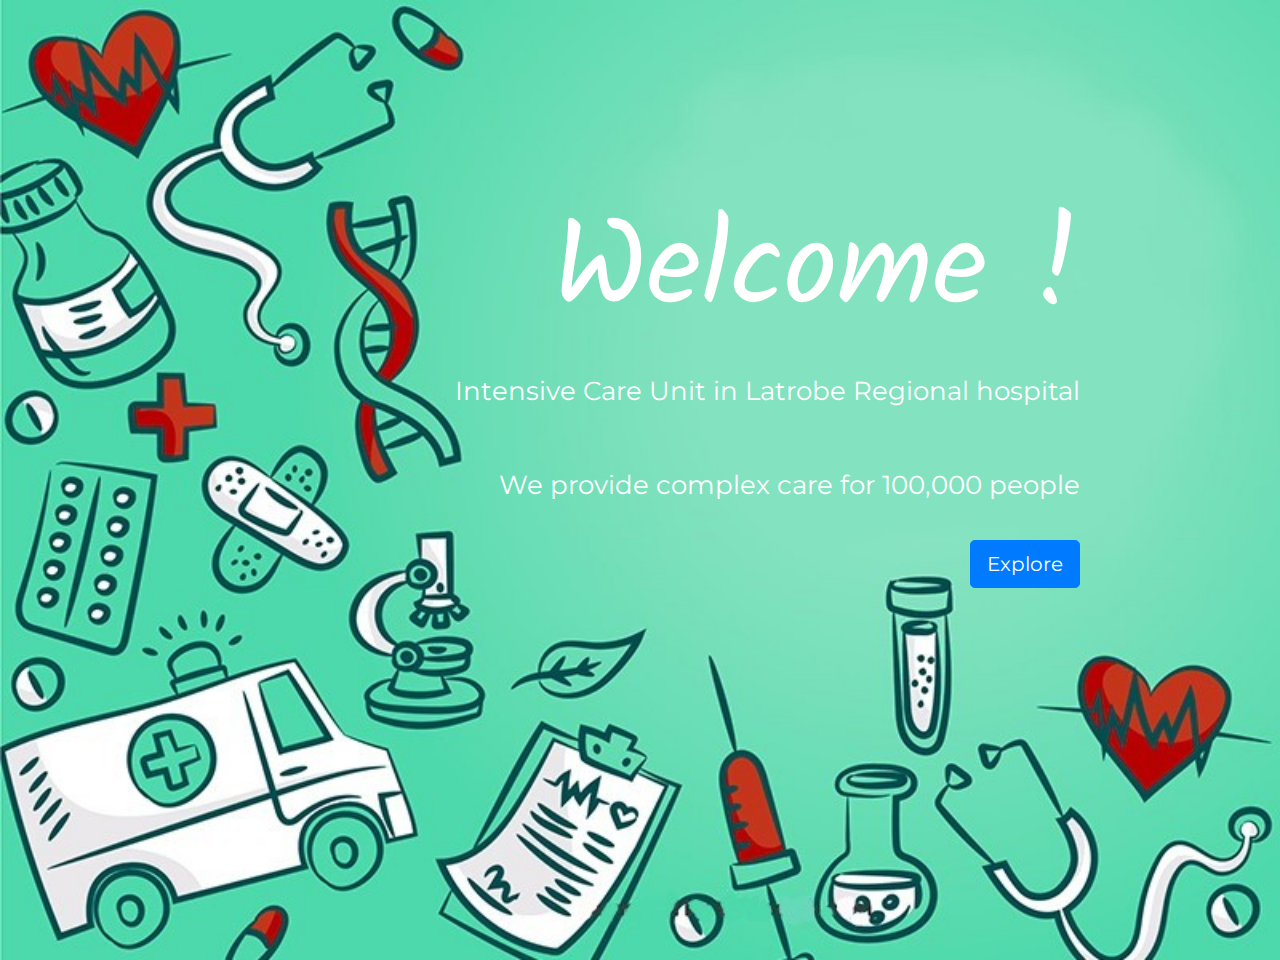
<file: index.html>
<html lang="en" dir="ltr">

<head>
  <meta charset="utf-8">
  <title>LRH ICU</title>
  <link rel="stylesheet" href="https://stackpath.bootstrapcdn.com/bootstrap/4.3.1/css/bootstrap.min.css" integrity="sha384-ggOyR0iXCbMQv3Xipma34MD+dH/1fQ784/j6cY/iJTQUOhcWr7x9JvoRxT2MZw1T" crossorigin="anonymous">
<link href="https://fonts.googleapis.com/css?family=Montserrat:600" rel="stylesheet">
<link href="https://fonts.googleapis.com/css?family=Kalam:400" rel="stylesheet">
  <link rel="stylesheet" href="css/styles.css">
  <script src="https://code.jquery.com/jquery-3.3.1.slim.min.js" integrity="sha384-q8i/X+965DzO0rT7abK41JStQIAqVgRVzpbzo5smXKp4YfRvH+8abtTE1Pi6jizo" crossorigin="anonymous"></script>
  <script src="https://cdnjs.cloudflare.com/ajax/libs/popper.js/1.14.7/umd/popper.min.js" integrity="sha384-UO2eT0CpHqdSJQ6hJty5KVphtPhzWj9WO1clHTMGa3JDZwrnQq4sF86dIHNDz0W1" crossorigin="anonymous"></script>
  <script src="https://stackpath.bootstrapcdn.com/bootstrap/4.3.1/js/bootstrap.min.js" integrity="sha384-JjSmVgyd0p3pXB1rRibZUAYoIIy6OrQ6VrjIEaFf/nJGzIxFDsf4x0xIM+B07jRM" crossorigin="anonymous"></script>
</head>


<body>

  <div id="background">
    <img src="images/background.jpg" class="backgroundimage" alt="backgroundimage" />
  </div>

  <div class="text-right" id="welcometext">
    <h1 class="welcome">Welcome !</h1>
      <p>Intensive Care Unit in Latrobe Regional hospital</p>
      <p>We provide complex care for 100,000 people</p>
      <a href="main.html" class="btn btn-primary btn-lg">Explore</a>

</body>

</html>
</file>
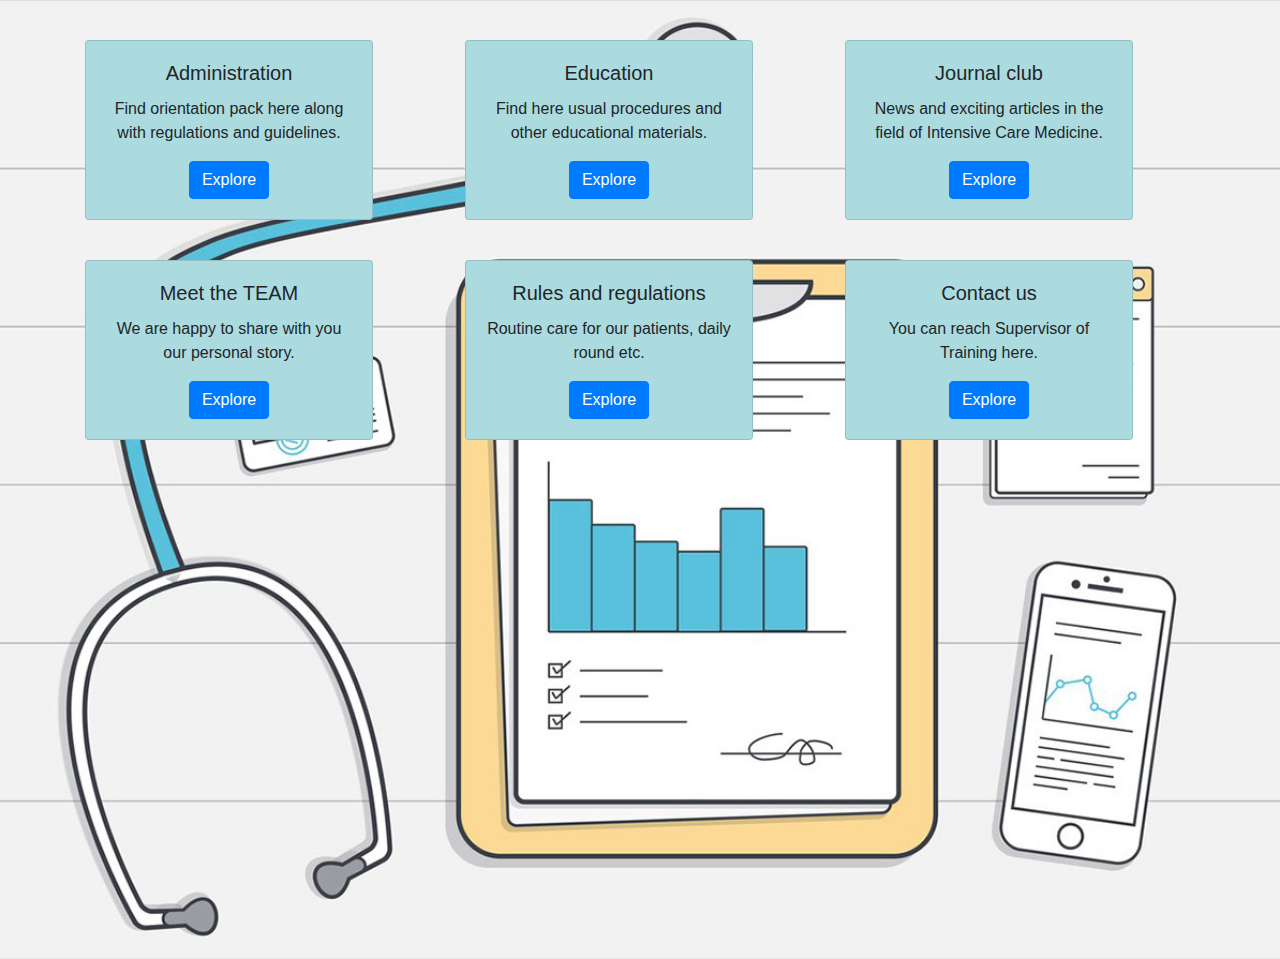
<file: main.html>
<html lang="en" dir="ltr">

<head>
  <meta charset="utf-8">
  <title>Menu</title>
  <link rel="stylesheet" href="https://stackpath.bootstrapcdn.com/bootstrap/4.3.1/css/bootstrap.min.css" integrity="sha384-ggOyR0iXCbMQv3Xipma34MD+dH/1fQ784/j6cY/iJTQUOhcWr7x9JvoRxT2MZw1T" crossorigin="anonymous">
  <link rel="stylesheet" href="css/styles2.css">
  <script src="https://code.jquery.com/jquery-3.3.1.slim.min.js" integrity="sha384-q8i/X+965DzO0rT7abK41JStQIAqVgRVzpbzo5smXKp4YfRvH+8abtTE1Pi6jizo" crossorigin="anonymous"></script>
  <script src="https://cdnjs.cloudflare.com/ajax/libs/popper.js/1.14.7/umd/popper.min.js" integrity="sha384-UO2eT0CpHqdSJQ6hJty5KVphtPhzWj9WO1clHTMGa3JDZwrnQq4sF86dIHNDz0W1" crossorigin="anonymous"></script>
  <script src="https://stackpath.bootstrapcdn.com/bootstrap/4.3.1/js/bootstrap.min.js" integrity="sha384-JjSmVgyd0p3pXB1rRibZUAYoIIy6OrQ6VrjIEaFf/nJGzIxFDsf4x0xIM+B07jRM" crossorigin="anonymous"></script>
</head>

<body>

  <div id="background">
    <img src="images/menuimage.jpg" class="menuimage" alt="menuimage" />
  </div>



  <div id="cards">

    <div class="container">
      <div class="row">
        <div class="menucard col-sm">
        <div class="card text-center" style="width: 18rem;">
            <div class="card-body">
              <h5 class="card-title">Administration</h5>
              <p class="card-text">Find orientation pack here along with regulations and guidelines.</p>
              <a href="index.html" class="btn btn-primary">Explore</a>
            </div>
          </div>
        </div>
        <div class="menucard col-sm">
        <div class="card text-center" style="width: 18rem;">
            <div class="card-body">
              <h5 class="card-title">Education</h5>
              <p class="card-text">Find here usual procedures and other educational materials.</p>
              <a href="index.html" class="btn btn-primary">Explore</a>
            </div>
          </div>
        </div>
        <div class="menucard col-sm">
        <div class="card text-center" style="width: 18rem;">
            <div class="card-body">
              <h5 class="card-title">Journal club</h5>
              <p class="card-text">News and exciting articles in the field of Intensive Care Medicine.</p>
              <a href="index.html" class="btn btn-primary">Explore</a>
            </div>
          </div>
        </div>
      </div>
    </div>

    <div class="container">
      <div class="row">
        <div class="menucard col-sm">
        <div class="card text-center" style="width: 18rem;">
            <div class="card-body">
              <h5 class="card-title">Meet the TEAM</h5>
              <p class="card-text">We are happy to share with you our personal story.</p>
              <a href="index.html" class="btn btn-primary">Explore</a>
            </div>
          </div>
        </div>
        <div class="menucard col-sm">
        <div class="card text-center" style="width: 18rem;">
            <div class="card-body">
              <h5 class="card-title">Rules and regulations</h5>
              <p class="card-text">Routine care for our patients, daily round etc.</p>
              <a href="index.html" class="btn btn-primary">Explore</a>
            </div>
          </div>
        </div>
        <div class="menucard col-sm">
        <div class="card text-center" style="width: 18rem;">
            <div class="card-body">
              <h5 class="card-title">Contact us</h5>
              <p class="card-text">You can reach Supervisor of Training here.</p>
              <a href="index.html" class="btn btn-primary">Explore</a>
            </div>
          </div>
        </div>
      </div>
    </div>










  </div>


</body>


</html>
</file>
<file: css/styles.css>
#background {
    width: 100%;
    height: 100%;
    position: absolute;
    left: 0px;
    top: 0px;
    z-index: 0;
}

.backgroundimage {
  min-height: 100%;
  min-width: 100%;
  width:auto;
  height:auto;
}

#welcometext {
  color: white;
  position: relative;
  z-index: 1;
  padding-top: 200px;
  padding-right: 200px;
  font-family: 'Montserrat', sans-serif;
  font-size: 26px;
  line-height: 3;
}

.welcome {
  font-family: 'Kalam', cursive;
  font-size: 120px;
}
</file>
<file: css/styles2.css>
#background {
    width: 100%;
    height: 100%;
    position: absolute;
    left: 0px;
    top: 0px;
    z-index: 0;
}

.menuimage {
  min-height: 100%;
  min-width: 100%;
  width:auto;
  height:auto;
}

#cards {
  position: relative;
  z-index: 1;
}

.menucard {
  padding-top: 2.5rem;
}

.card {
  background-color: #acdbdf;
}
</file>
